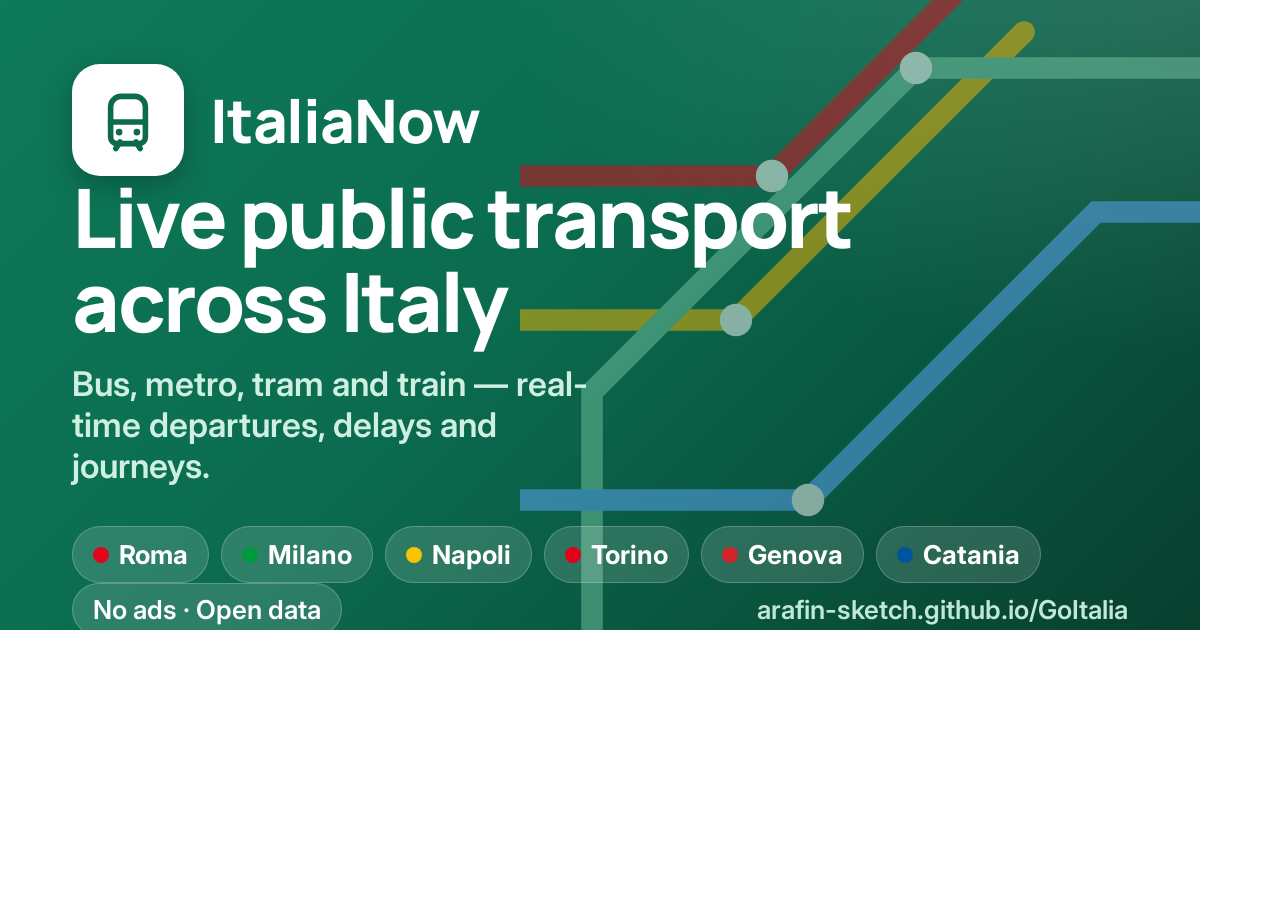
<file: tools/branding/og.html>
<!doctype html><html><head><meta charset="utf-8">
<link rel="preconnect" href="https://fonts.gstatic.com" crossorigin>
<link rel="stylesheet" href="https://fonts.googleapis.com/css2?family=Manrope:wght@600;700;800&family=Inter:wght@500;600;700&display=swap">
<style>
  *{margin:0;box-sizing:border-box}
  html,body{width:1200px;height:630px}
  .card{width:1200px;height:630px;position:relative;overflow:hidden;background:#0B6B4F;color:#fff;font-family:Inter,system-ui,sans-serif;padding:64px 72px;display:flex;flex-direction:column;justify-content:space-between}
  .card::before{content:"";position:absolute;inset:0;background:radial-gradient(1200px 700px at 100% -10%,rgba(255,255,255,.14),transparent 60%),linear-gradient(135deg,#0E7A5A 0%,#0B6B4F 45%,#083F2E 100%)}
  /* transit lines motif */
  svg.lines{position:absolute;right:-40px;top:-40px;width:720px;height:720px;opacity:.5}
  .top{display:flex;align-items:center;gap:26px;position:relative}
  .mark{width:112px;height:112px;border-radius:28px;background:#fff;display:grid;place-items:center;box-shadow:0 10px 30px rgba(0,0,0,.25)}
  .mark svg{width:84px;height:84px}
  .brand{font-family:Manrope,sans-serif;font-weight:800;font-size:60px;letter-spacing:-.02em}
  .mid{position:relative}
  h1{font-family:Manrope,sans-serif;font-weight:800;font-size:82px;line-height:1.02;letter-spacing:-.03em;max-width:17ch}
  p.sub{margin-top:20px;font-size:34px;font-weight:600;color:#CFEFE0;max-width:24ch}
  .chips{display:flex;gap:12px;margin-top:40px;flex-wrap:wrap}
  .chip{display:flex;align-items:center;gap:10px;background:rgba(255,255,255,.14);border:1px solid rgba(255,255,255,.22);padding:12px 20px;border-radius:999px;font-size:26px;font-weight:700}
  .dot{width:16px;height:16px;border-radius:50%}
  .foot{display:flex;align-items:center;justify-content:space-between;position:relative;font-size:26px;font-weight:600;color:#BFE9D6}
  .pill{background:rgba(255,255,255,.14);border:1px solid rgba(255,255,255,.22);padding:10px 20px;border-radius:999px;color:#fff}
</style></head>
<body>
<div class="card">
  <svg class="lines" viewBox="0 0 400 400" fill="none" stroke-width="12" stroke-linecap="round">
    <path d="M-20 120 L140 120 L240 20" stroke="#E3051B"/>
    <path d="M-20 200 L120 200 L280 40" stroke="#F7B500"/>
    <path d="M40 420 L40 240 L220 60 L420 60" stroke="#73C2A0"/>
    <path d="M-20 300 L160 300 L320 140 L420 140" stroke="#5FA8FF"/>
    <g fill="#fff"><circle cx="140" cy="120" r="9"/><circle cx="120" cy="200" r="9"/><circle cx="220" cy="60" r="9"/><circle cx="160" cy="300" r="9"/></g>
  </svg>
  <div class="top">
    <div class="mark">
      <svg viewBox="0 0 512 512"><g fill="none" stroke="#0B6B4F" stroke-width="34" stroke-linecap="round" stroke-linejoin="round"><path d="M150 360V176a64 64 0 0 1 64-64h84a64 64 0 0 1 64 64v184a40 40 0 0 1-40 40H190a40 40 0 0 1-40-40z"/><path d="M150 268h212"/><path d="m182 430 26-40M330 430l-26-40"/></g><circle cx="202" cy="330" r="20" fill="#0B6B4F"/><circle cx="310" cy="330" r="20" fill="#0B6B4F"/></svg>
    </div>
    <div class="brand">ItaliaNow</div>
  </div>
  <div class="mid">
    <h1>Live public transport across Italy</h1>
    <p class="sub">Bus, metro, tram and train — real-time departures, delays and journeys.</p>
    <div class="chips">
      <span class="chip"><span class="dot" style="background:#E3051B"></span>Roma</span>
      <span class="chip"><span class="dot" style="background:#009A3E"></span>Milano</span>
      <span class="chip"><span class="dot" style="background:#F8C300"></span>Napoli</span>
      <span class="chip"><span class="dot" style="background:#E2001A"></span>Torino</span>
      <span class="chip"><span class="dot" style="background:#D2232A"></span>Genova</span>
      <span class="chip"><span class="dot" style="background:#00539F"></span>Catania</span>
    </div>
  </div>
  <div class="foot">
    <span class="pill">No ads · Open data</span>
    <span>arafin-sketch.github.io/GoItalia</span>
  </div>
</div>
</body></html>
</file>
